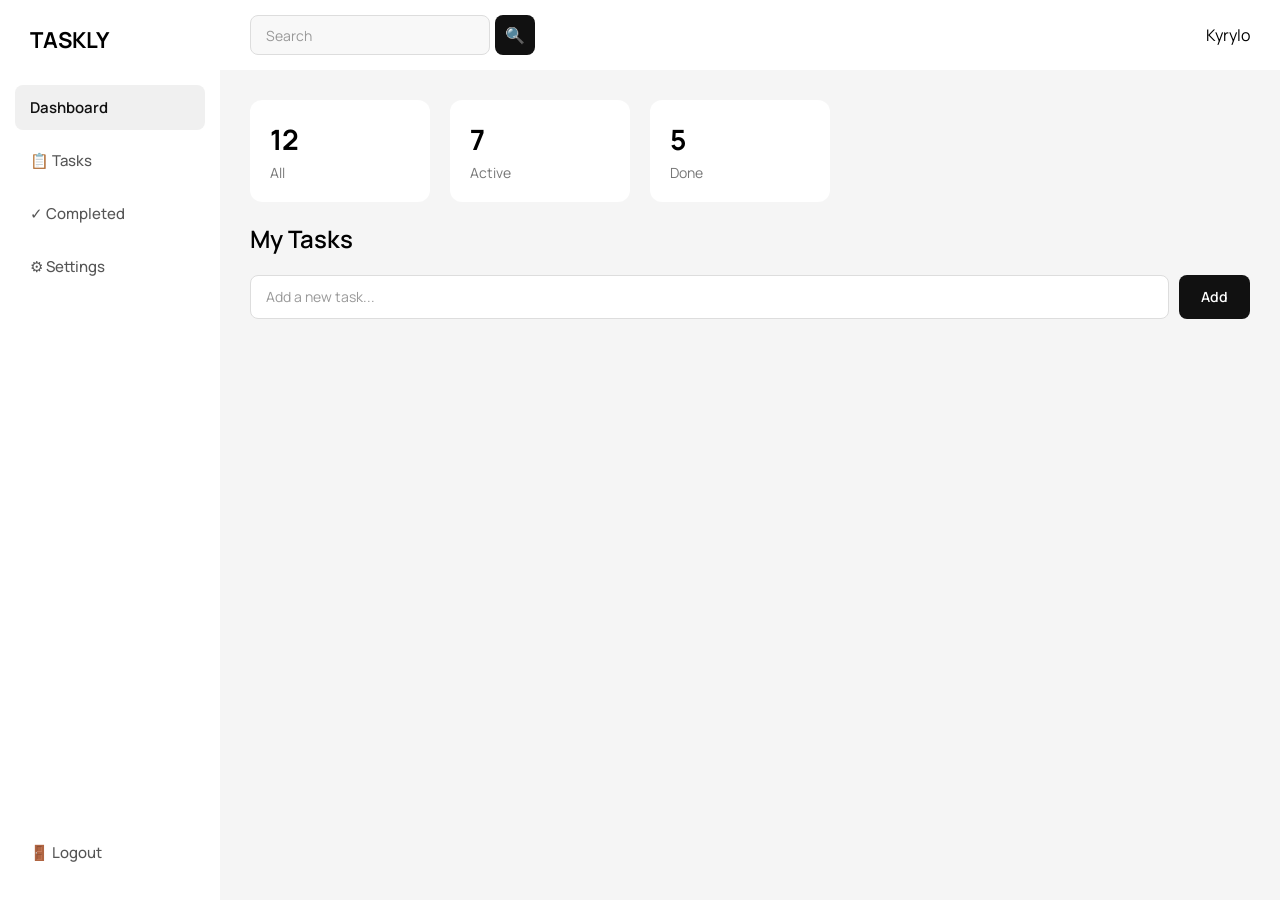
<file: Taskly/templates/index.html>
<!DOCTYPE html>
<html lang="en">

<head>

    <meta charset="UTF-8">
    <meta name="viewport" content="width=device-width, initial-scale=1.0">
    <title>Taskly</title>
    <link rel="preconnect" href="https://fonts.googleapis.com">
    <link rel="preconnect" href="https://fonts.gstatic.com" crossorigin>
    <link href="https://fonts.googleapis.com/css2?family=Comic+Relief:wght@400;700&display=swap" rel="stylesheet">
    
    <link rel="stylesheet" href="style.css">

</head>

<body>

    <aside>
        <h1>TASKLY</h1>

        <nav class="sidebar">
            <a href="#" class="sidebar-item active">Dashboard</a>
            <a href="#" class="sidebar-item">📋 Tasks</a>
            <a href="#" class="sidebar-item">✓ Completed</a>
            <a href="#" class="sidebar-item">⚙ Settings</a>
        </nav>
    
        <a href="#" class="sidebar-item logout">🚪 Logout</a>
    </aside>

    <header>    

        <div class="search-box"> 
            <input type="text" placeholder="Search"> 
            <button>🔍</button> 
        </div>

        <span>Kyrylo</span>
        
    </header>

    <main>

        <section class="statistics">

            <div class="stat-card">
                <span class="stat-number">12</span>
                <span class="stat-label">All</span>
            </div>
        
            <div class="stat-card">
                <span class="stat-number">7</span>
                <span class="stat-label">Active</span>
            </div>
        
            <div class="stat-card">
                <span class="stat-number">5</span>
                <span class="stat-label">Done</span>
            </div>

        </section>

        
        <h2>My Tasks</h2>

        <div class="add-task">
            <input id="taskInput" type="text" placeholder="Add a new task...">
            <button id="addButton">Add</button>
        </div>

        <div id="taskList" class="task-list">
        
            <!-- <div class="task">
                <input type="checkbox">
                <span>Learn Python</span>
                <button>🗑</button>
            </div> -->
        
        </div>

    </main>

    <script src="script.js"></script>

</body>

</html>
</file>
<file: Taskly/templates/style.css>
@import url('https://fonts.googleapis.com/css2?family=Comic+Relief:wght@400;700&family=Manrope:wght@200..800&display=swap');

* {
    box-sizing: border-box;
}

body {
    margin: 0;
    font-family: "Manrope", sans-serif;
    background-color: #f5f5f5;
    font-weight: 400;
    display: grid;
    grid-template-columns: 220px 1fr;
    grid-template-rows: 70px 1fr;
    min-height: 100vh;
}

h1 {
    font-weight: 700;
}

h2 {
    font-weight: 600;
}

aside {
    grid-column: 1;
    grid-row: 1 / 3;
    background-color: white;
    padding: 25px 15px;
    display: flex;
    flex-direction: column;
    position: sticky;
    top: 0;
    height: 100vh;
    box-sizing: border-box;
}

aside h1 {
    margin: 0 0 30px 15px;
    font-size: 22px;
}

.sidebar {
    display: flex;
    flex-direction: column;
    gap: 8px;
}

.sidebar-item {
    text-decoration: none;
    color: #555;
    padding: 12px 15px;
    border-radius: 8px;
    font-size: 15px;
    font-weight: 500;
    transition: 0.2s;
}

.sidebar-item:hover {
    background-color: #f2f2f2;
    color: #111;
}

.sidebar-item.active {
    background-color: #f0f0f0;
    color: #111;
    font-weight: 600;
}

.logout {
    margin-top: auto;
}

header {
    grid-column: 2;
    grid-row: 1;
    display: flex;
    align-items: center;
    justify-content: space-between;
    padding: 0 30px;
    background-color: white;
}

.search-box {
    display: flex;
    align-items: center;
    gap: 5px;
}

.search-box input {
    width: 240px;
    height: 40px;
    padding: 0 15px;
    border: 1px solid #ddd;
    border-radius: 8px;
    background-color: #f8f8f8;
    font-family: inherit;
    font-size: 14px;
    outline: none;
}

.search-box input:focus {
    background-color: white;
    border-color: #aaa;
}

.search-box input::placeholder {
    color: #999;
}

.search-box button {
    width: 40px;
    height: 40px;
    border: none;
    border-radius: 8px;
    background-color: #111;
    color: white;
    cursor: pointer;
    font-size: 16px;
    transition: 0.2s;
}

.search-box button:hover {
    background-color: #333;
}

main {
    grid-column: 2;
    grid-row: 2;
    padding: 30px;
}

.statistics {
    display: flex;
    gap: 20px;
}

.stat-card {
    width: 180px;
    padding: 20px;
    background-color: white;
    border-radius: 12px;
    display: flex;
    flex-direction: column;
    gap: 5px;
}

.stat-number {
    font-size: 28px;
    font-weight: 700;
}

.stat-label {
    font-size: 14px;
    color: #777;
}

.add-task {
    display: flex;
    gap: 10px;
    margin-bottom: 20px;
}

.add-task input {
    flex: 1;
    height: 44px;
    padding: 0 15px;
    border: 1px solid #ddd;
    border-radius: 8px;
    background-color: white;
    font-family: inherit;
    font-size: 14px;
    outline: none;
}

.add-task input:focus {
    border-color: #aaa;
}

.add-task input::placeholder {
    color: #999;
}

.add-task button {
    height: 44px;
    padding: 0 22px;
    border: none;
    border-radius: 8px;
    background-color: #111;
    color: white;
    font-family: inherit;
    font-size: 14px;
    font-weight: 600;
    cursor: pointer;
    transition: 0.2s;
}

.add-task button:hover {
    background-color: #333;
}

.task {
    display: flex;
    align-items: center;
    gap: 12px;
    padding: 15px;
    background-color: white;
    margin-top: 10px;
    border-radius: 10px;
}

.task span {
    flex: 1;
    font-size: 14px;
}

.task.completed span {
    text-decoration: line-through;
    color: #999;
}

.task button {
    border: none;
    background: none;
    cursor: pointer;
    font-size: 16px;
    opacity: 0.5;
}

.task button:hover {
    opacity: 1;
}

.task input {
    width: 16px;
    height: 16px;
    cursor: pointer;
}
</file>
